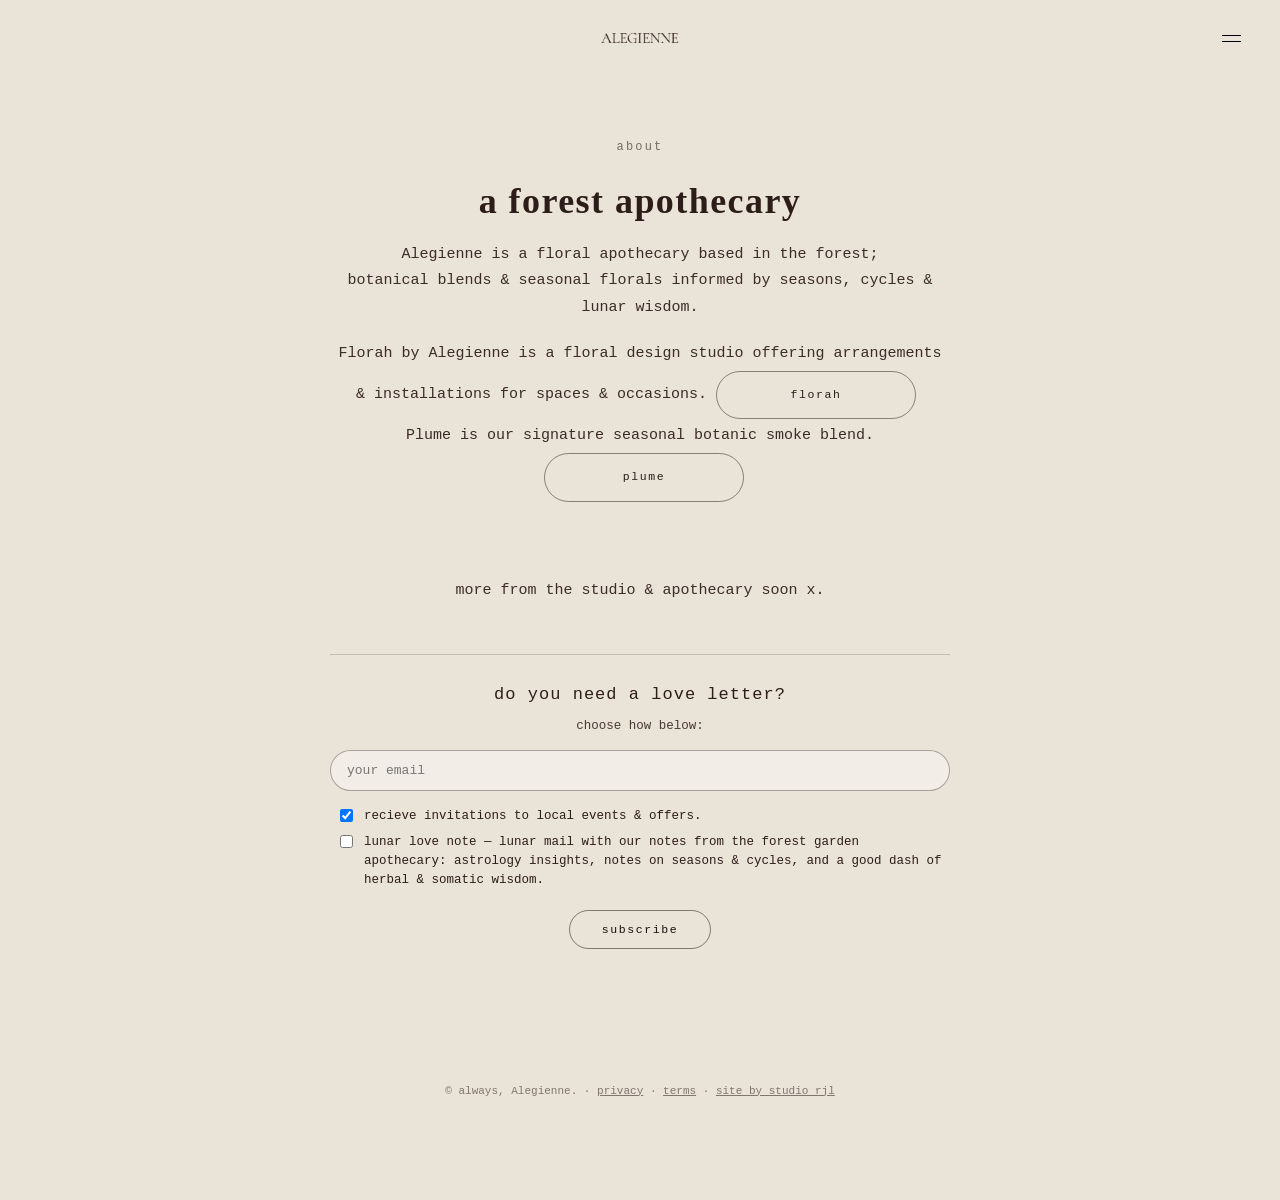
<file: about/index.html>
<!doctype html>
<html lang="en-AU">
<head>
  <meta charset="utf-8">
  <link rel="icon" href="/favicon.ico" sizes="any">
  <link rel="icon" type="image/png" sizes="96x96" href="/favicon-96x96.png">
  <link rel="icon" type="image/png" sizes="192x192" href="/favicon-192x192.png">
  <link rel="apple-touch-icon" sizes="180x180" href="/apple-touch-icon.png">
  <meta name="viewport" content="width=device-width, initial-scale=1">
  <title>about — Alegienne</title>
  <meta name="robots" content="index, follow, max-image-preview:large, noai, noimageai">
  <meta name="description" content="Alegienne is a forest apothecary & floral design studio. offering botanical blends, seasonal florals, garden and lunar wisdom, made by hand with love.">
  <meta property="og:title" content="about — Alegienne">
  <meta property="og:description" content="a forest apothecary — botanical blends, seasonal florals and lunar wisdom, made by hand with love.">
  <meta property="og:type" content="website">
  <link rel="canonical" href="https://www.alegienne.com.au/about">
<link rel="stylesheet" href="/nav-assets/page-shared.css">
  <link rel="stylesheet" href="/nav-assets/nav-shared.css">

  <!-- alegienne cursor: a little dark maroon circle, in the manner of studio rjl -->
  <style>
    * { cursor: none !important; }
    .alegienne-cursor {
      position: fixed; top: 0; left: 0; z-index: 10000;
      width: 13px; height: 13px; border-radius: 50%;
      background: #300505; opacity: 0; pointer-events: none;
      transform: translate(-50%, -50%);
      will-change: left, top, transform;
      transition: background 0.18s ease, opacity 0.18s ease, transform 0.18s ease;
    }
    .alegienne-cursor.visible { opacity: 1; }
    .alegienne-cursor.link-hover { background: #b8904e; transform: translate(-50%, -50%) scale(1.18); }
    .alegienne-cursor.on-dark { background: #f8f4ef; }
    .alegienne-cursor.on-dark.link-hover { background: #d6a9a0; }
  </style>
</head>
<body>
  <header class="aleg-header">
    <a href="/" aria-label="Alegienne home">
      <img class="aleg-wordmark" src="/nav-assets/alegienne-wordmark-dark.png" alt="Alegienne">
    </a>
    <button type="button" class="aleg-menu-btn" data-aleg-menu-open aria-expanded="false" aria-label="Open menu">
      <span></span><span></span>
    </button>
  </header>

  <div class="aleg-panel" data-aleg-panel aria-hidden="true">
    <button type="button" class="aleg-panel-close" data-aleg-menu-close aria-label="Close menu">
      <span></span><span></span>
    </button>
    <nav class="aleg-panel-nav" aria-label="Alegienne menu">
      <a href="/about/" aria-current="page" class="aleg-current">about</a>
      <a href="/apothecary/">apothecary</a>
      <a href="/florah">florah &middot; floral design studio</a>
    </nav>
  </div>

  <main class="page-shell" aria-label="About Alegienne">
    <div class="page-inner">
      <p class="page-eyebrow">about</p>
      <h1 class="page-title">a forest apothecary</h1>
      <p class="page-verse">Alegienne is a floral apothecary based in the forest;<br>botanical blends & seasonal florals informed by seasons, cycles & lunar wisdom.<br></p>
      <p class="page-verse">Florah by Alegienne is a floral design studio offering arrangements & installations for spaces & occasions. <a class="page-link" href="/florah" style="margin: 4px 8px 4px 0; display: inline-flex;">florah</a>
        Plume is our signature seasonal botanic smoke blend. <a class="page-link" href="/plume" style="margin: 4px 0 4px 8px; display: inline-flex;">plume</a></p>
      <p class="page-verse"><br><br>more from the studio & apothecary soon x.</p>

      <form class="subscribe" data-subscribe-form aria-label="Subscribe to Alegienne">
        <p class="subscribe-title">do you need a love letter?</p>
        <p class="subscribe-copy">choose how below:</p>
        <input class="subscribe-field" type="email" name="email" placeholder="your email" required autocomplete="email">
        <div class="subscribe-checks">
          <label><input type="checkbox" name="events" checked> recieve invitations to local events & offers.</label>
          <label><input type="checkbox" name="moon"> lunar love note — lunar mail with our notes from the forest garden apothecary: astrology insights, notes on seasons & cycles, and a good dash of herbal & somatic wisdom.</label>
        </div>
        <button class="subscribe-submit" type="submit" data-subscribe-submit>subscribe</button>
        <p class="subscribe-status" data-subscribe-status role="status" aria-live="polite"></p>
      </form>

      <p class="footer-credit">&copy; always, Alegienne. &middot; <a href="/privacy">privacy</a> &middot; <a href="/terms">terms</a> &middot; <a href="https://studiorjl.com" rel="noopener">site by studio rjl</a></p>
    </div>
  </main>
  <script src="/nav-assets/nav-shared.js" defer></script>
  <script src="/nav-assets/subscribe.js" defer></script>

  <div class="alegienne-cursor" aria-hidden="true"></div>
  <script>
    (function () {
      var cursor = document.querySelector(".alegienne-cursor");
      if (!cursor) return;

      // no right-click anywhere on alegienne
      document.addEventListener("contextmenu", function (event) { event.preventDefault(); });

      document.addEventListener("mousemove", function (event) {
        cursor.style.left = event.clientX + "px";
        cursor.style.top = event.clientY + "px";
        cursor.classList.add("visible");
      });
      document.addEventListener("mouseleave", function () { cursor.classList.remove("visible"); });

      document.addEventListener("mouseover", function (event) {
        var target = event.target;
        var hoverables = 'a, button, [role="button"], input, textarea, select, label, summary';
        cursor.classList.toggle("link-hover", !!(target.closest && target.closest(hoverables)));
        var node = target, dark = false, steps = 0;
        while (node && steps < 8) {
          var bg = window.getComputedStyle(node).backgroundColor;
          if (bg && bg !== "rgba(0, 0, 0, 0)" && bg !== "transparent") {
            var m = bg.match(/\d+/g);
            if (m) {
              var lum = (0.299 * +m[0]) + (0.587 * +m[1]) + (0.114 * +m[2]);
              dark = lum < 96;
            }
            break;
          }
          node = node.parentElement; steps++;
        }
        cursor.classList.toggle("on-dark", dark);
      });
    })();
  </script>
</body>
</html>
</file>
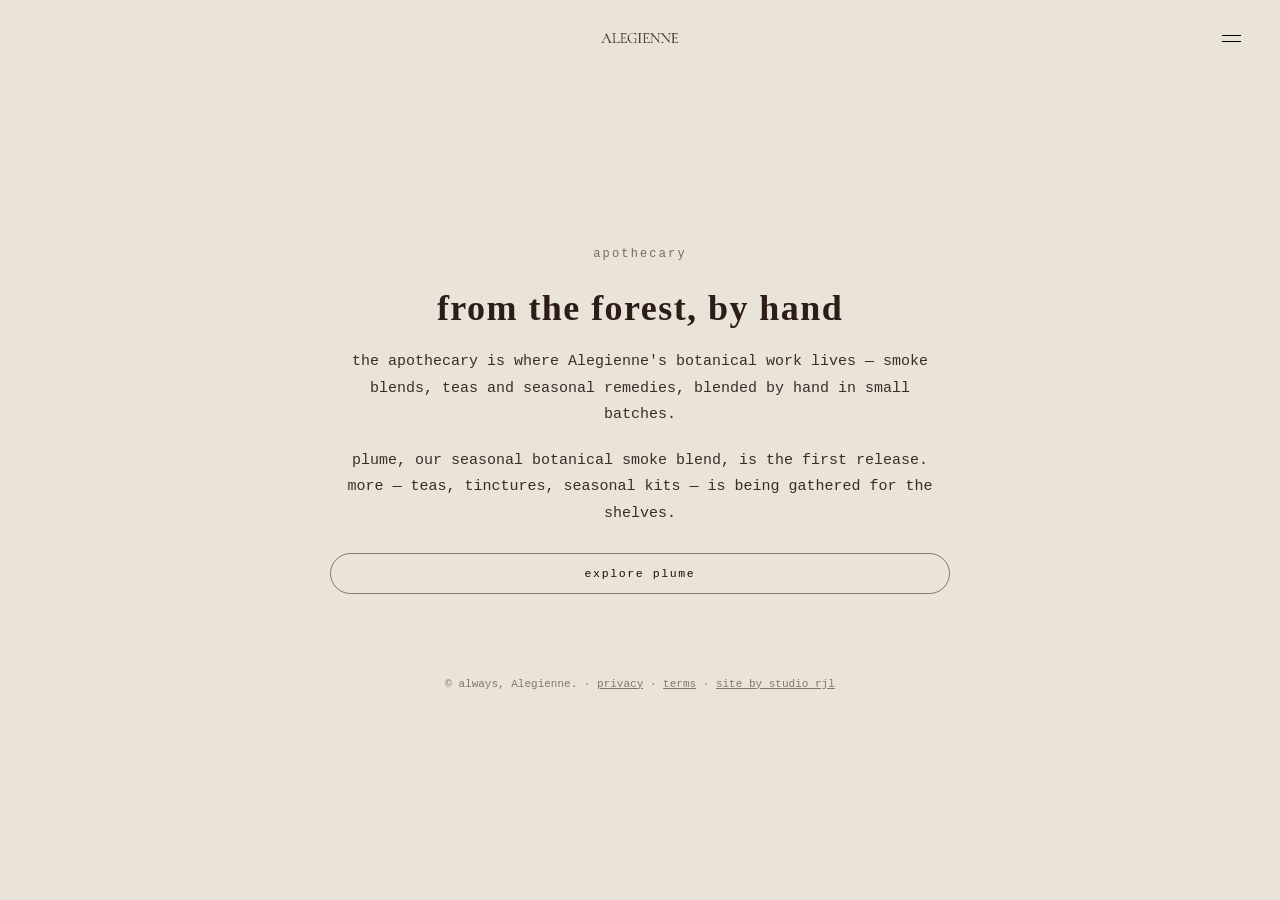
<file: apothecary/index.html>
<!doctype html>
<html lang="en-AU">
<head>
  <meta charset="utf-8">
  <link rel="icon" href="/favicon.ico" sizes="any">
  <link rel="icon" type="image/png" sizes="96x96" href="/favicon-96x96.png">
  <link rel="icon" type="image/png" sizes="192x192" href="/favicon-192x192.png">
  <link rel="apple-touch-icon" sizes="180x180" href="/apple-touch-icon.png">
  <meta name="viewport" content="width=device-width, initial-scale=1">
  <title>apothecary — Alegienne</title>
  <meta name="robots" content="index, follow, max-image-preview:large, noai, noimageai">
  <meta name="description" content="the Alegienne apothecary — botanical smoke blends, teas and seasonal remedies, hand blended from the forest.">
  <meta property="og:title" content="apothecary — Alegienne">
  <meta property="og:description" content="botanical smoke blends, teas and seasonal remedies, hand blended from the forest.">
  <meta property="og:type" content="website">
  <link rel="canonical" href="https://www.alegienne.com.au/apothecary">
<link rel="stylesheet" href="/nav-assets/page-shared.css">
  <link rel="stylesheet" href="/nav-assets/nav-shared.css">

  <!-- alegienne cursor: a little dark maroon circle, in the manner of studio rjl -->
  <style>
    * { cursor: none !important; }
    .alegienne-cursor {
      position: fixed; top: 0; left: 0; z-index: 10000;
      width: 13px; height: 13px; border-radius: 50%;
      background: #300505; opacity: 0; pointer-events: none;
      transform: translate(-50%, -50%);
      will-change: left, top, transform;
      transition: background 0.18s ease, opacity 0.18s ease, transform 0.18s ease;
    }
    .alegienne-cursor.visible { opacity: 1; }
    .alegienne-cursor.link-hover { background: #b8904e; transform: translate(-50%, -50%) scale(1.18); }
    .alegienne-cursor.on-dark { background: #f8f4ef; }
    .alegienne-cursor.on-dark.link-hover { background: #d6a9a0; }
  </style>
</head>
<body>
  <header class="aleg-header">
    <a href="/" aria-label="Alegienne home">
      <img class="aleg-wordmark" src="/nav-assets/alegienne-wordmark-dark.png" alt="Alegienne">
    </a>
    <button type="button" class="aleg-menu-btn" data-aleg-menu-open aria-expanded="false" aria-label="Open menu">
      <span></span><span></span>
    </button>
  </header>

  <div class="aleg-panel" data-aleg-panel aria-hidden="true">
    <button type="button" class="aleg-panel-close" data-aleg-menu-close aria-label="Close menu">
      <span></span><span></span>
    </button>
    <nav class="aleg-panel-nav" aria-label="Alegienne menu">
      <a href="/about/">about</a>
      <a href="/apothecary/" aria-current="page" class="aleg-current">apothecary</a>
      <a href="/florah">florah &middot; floral design studio</a>
    </nav>
  </div>

  <main class="page-shell" aria-label="The Alegienne apothecary">
    <div class="page-inner">
      <p class="page-eyebrow">apothecary</p>
      <h1 class="page-title">from the forest, by hand</h1>
      <p class="page-verse">the apothecary is where Alegienne's botanical work lives — smoke blends, teas and seasonal remedies, blended by hand in small batches.</p>
      <p class="page-verse">plume, our seasonal botanical smoke blend, is the first release. more — teas, tinctures, seasonal kits — is being gathered for the shelves.</p>
      <a class="page-link" href="/plume">explore plume</a>

      <p class="footer-credit">&copy; always, Alegienne. &middot; <a href="/privacy">privacy</a> &middot; <a href="/terms">terms</a> &middot; <a href="https://studiorjl.com" rel="noopener">site by studio rjl</a></p>
    </div>
  </main>
  <script src="/nav-assets/nav-shared.js" defer></script>

  <div class="alegienne-cursor" aria-hidden="true"></div>
  <script>
    (function () {
      var cursor = document.querySelector(".alegienne-cursor");
      if (!cursor) return;

      // no right-click anywhere on alegienne
      document.addEventListener("contextmenu", function (event) { event.preventDefault(); });

      document.addEventListener("mousemove", function (event) {
        cursor.style.left = event.clientX + "px";
        cursor.style.top = event.clientY + "px";
        cursor.classList.add("visible");
      });
      document.addEventListener("mouseleave", function () { cursor.classList.remove("visible"); });

      document.addEventListener("mouseover", function (event) {
        var target = event.target;
        var hoverables = 'a, button, [role="button"], input, textarea, select, label, summary';
        cursor.classList.toggle("link-hover", !!(target.closest && target.closest(hoverables)));
        var node = target, dark = false, steps = 0;
        while (node && steps < 8) {
          var bg = window.getComputedStyle(node).backgroundColor;
          if (bg && bg !== "rgba(0, 0, 0, 0)" && bg !== "transparent") {
            var m = bg.match(/\d+/g);
            if (m) {
              var lum = (0.299 * +m[0]) + (0.587 * +m[1]) + (0.114 * +m[2]);
              dark = lum < 96;
            }
            break;
          }
          node = node.parentElement; steps++;
        }
        cursor.classList.toggle("on-dark", dark);
      });
    })();
  </script>
</body>
</html>
</file>
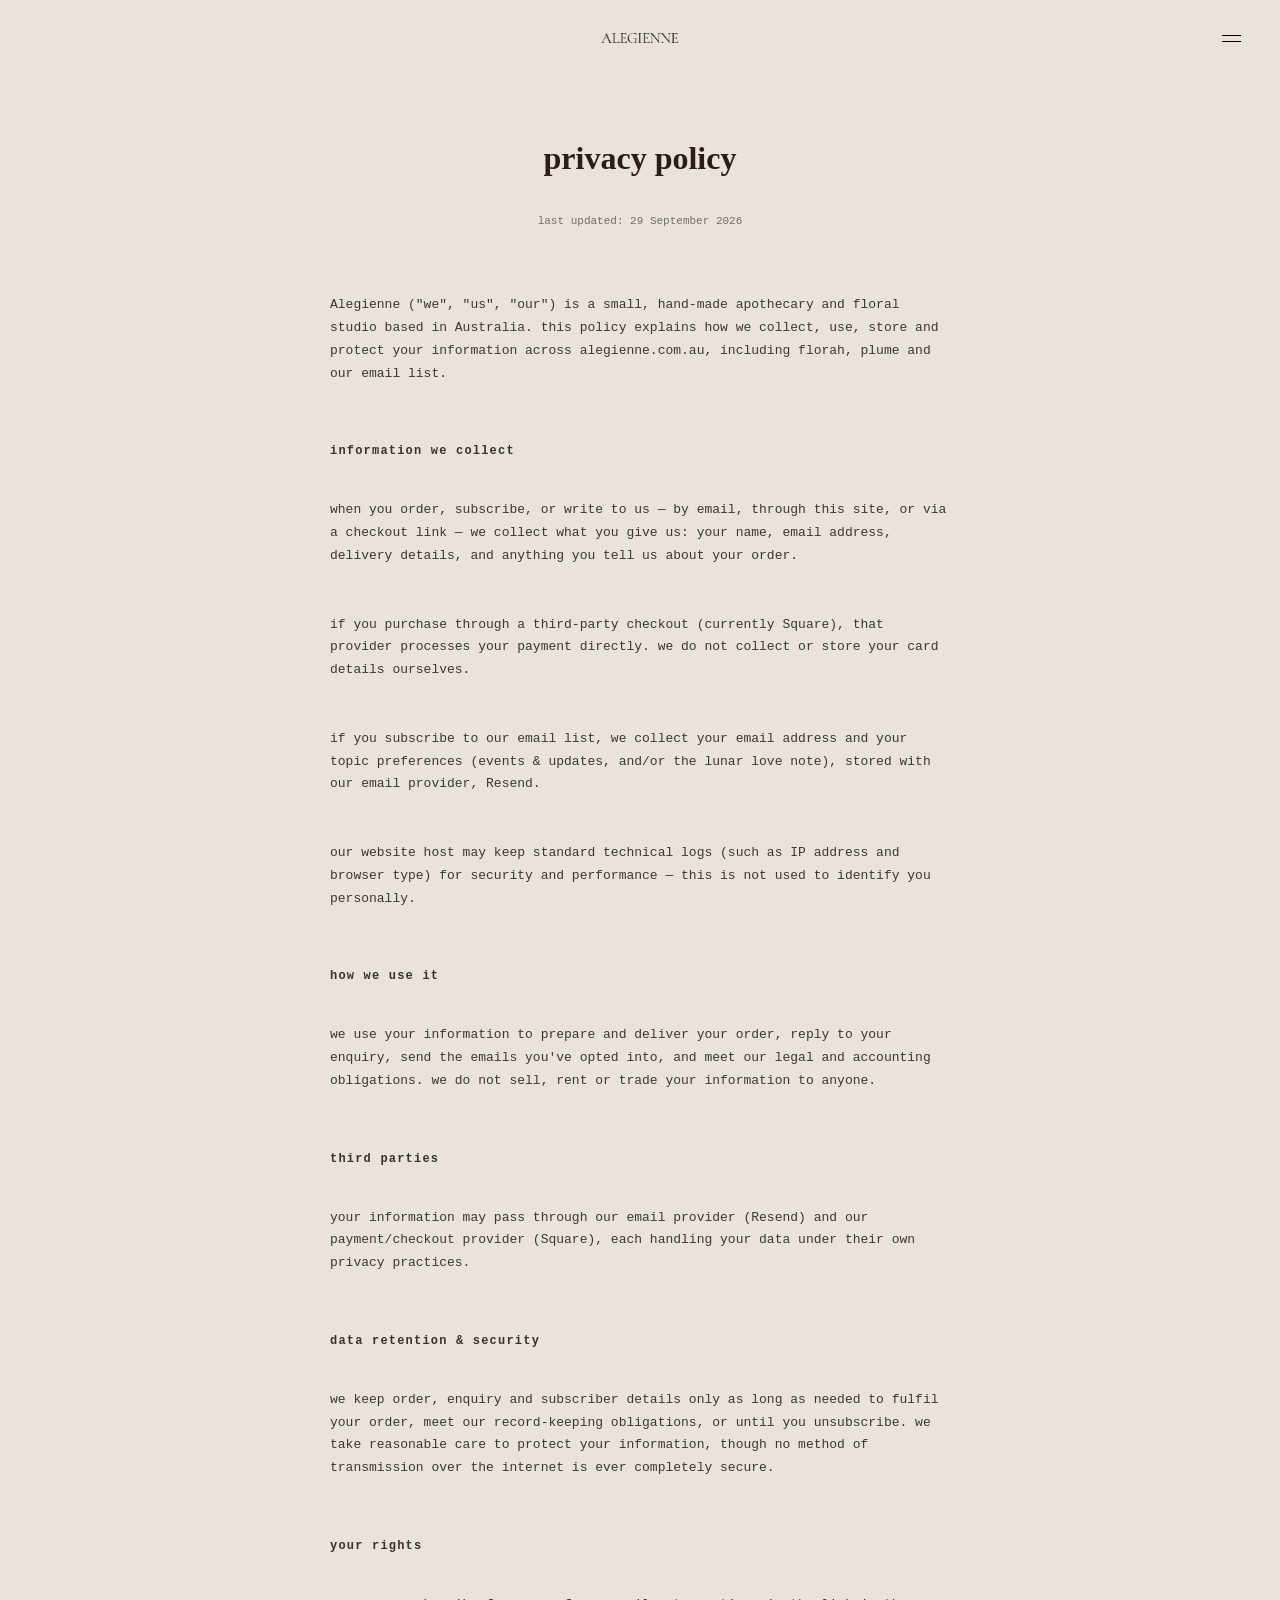
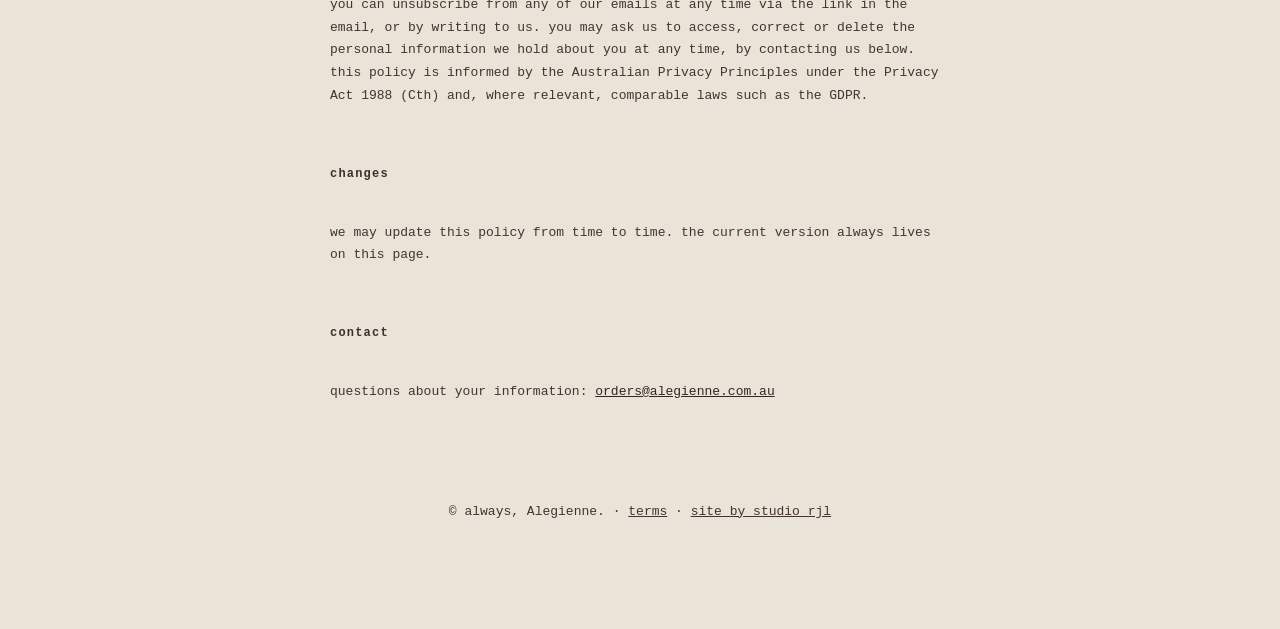
<file: privacy/index.html>
<!doctype html>
<html lang="en-AU">
<head>
  <meta charset="utf-8">
  <link rel="icon" href="/favicon.ico" sizes="any">
  <link rel="icon" type="image/png" sizes="96x96" href="/favicon-96x96.png">
  <link rel="icon" type="image/png" sizes="192x192" href="/favicon-192x192.png">
  <link rel="apple-touch-icon" sizes="180x180" href="/apple-touch-icon.png">
  <meta name="viewport" content="width=device-width, initial-scale=1">
  <title>privacy policy — Alegienne</title>
  <meta name="robots" content="index, follow, noai, noimageai">
  <meta name="description" content="Alegienne's privacy policy — how we collect, use and protect your information.">
  <link rel="canonical" href="https://www.alegienne.com.au/privacy">
<link rel="stylesheet" href="/nav-assets/page-shared.css">
  <link rel="stylesheet" href="/nav-assets/nav-shared.css">

  <!-- alegienne cursor: a little dark maroon circle, in the manner of studio rjl -->
  <style>
    * { cursor: none !important; }
    .alegienne-cursor {
      position: fixed; top: 0; left: 0; z-index: 10000;
      width: 13px; height: 13px; border-radius: 50%;
      background: #300505; opacity: 0; pointer-events: none;
      transform: translate(-50%, -50%);
      will-change: left, top, transform;
      transition: background 0.18s ease, opacity 0.18s ease, transform 0.18s ease;
    }
    .alegienne-cursor.visible { opacity: 1; }
    .alegienne-cursor.link-hover { background: #b8904e; transform: translate(-50%, -50%) scale(1.18); }
    .alegienne-cursor.on-dark { background: #f8f4ef; }
    .alegienne-cursor.on-dark.link-hover { background: #d6a9a0; }
  </style>
</head>
<body>
  <header class="aleg-header">
    <a href="/" aria-label="Alegienne home">
      <img class="aleg-wordmark" src="/nav-assets/alegienne-wordmark-dark.png" alt="Alegienne">
    </a>
    <button type="button" class="aleg-menu-btn" data-aleg-menu-open aria-expanded="false" aria-label="Open menu">
      <span></span><span></span>
    </button>
  </header>

  <div class="aleg-panel" data-aleg-panel aria-hidden="true">
    <button type="button" class="aleg-panel-close" data-aleg-menu-close aria-label="Close menu">
      <span></span><span></span>
    </button>
    <nav class="aleg-panel-nav" aria-label="Alegienne menu">
      <a href="/about/">about</a>
      <a href="/apothecary/">apothecary</a>
      <a href="/florah">florah &middot; floral design studio</a>
    </nav>
  </div>

  <main class="page-shell" aria-label="Alegienne privacy policy">
    <div class="page-inner legal">
      <h1>privacy policy</h1>
      <p class="updated">last updated: 29 September 2026</p>

      <p>Alegienne ("we", "us", "our") is a small, hand-made apothecary and floral studio based in Australia. this policy explains how we collect, use, store and protect your information across alegienne.com.au, including florah, plume and our email list.</p>

      <h2>information we collect</h2>
      <p>when you order, subscribe, or write to us — by email, through this site, or via a checkout link — we collect what you give us: your name, email address, delivery details, and anything you tell us about your order.</p>
      <p>if you purchase through a third-party checkout (currently Square), that provider processes your payment directly. we do not collect or store your card details ourselves.</p>
      <p>if you subscribe to our email list, we collect your email address and your topic preferences (events &amp; updates, and/or the lunar love note), stored with our email provider, Resend.</p>
      <p>our website host may keep standard technical logs (such as IP address and browser type) for security and performance — this is not used to identify you personally.</p>

      <h2>how we use it</h2>
      <p>we use your information to prepare and deliver your order, reply to your enquiry, send the emails you've opted into, and meet our legal and accounting obligations. we do not sell, rent or trade your information to anyone.</p>

      <h2>third parties</h2>
      <p>your information may pass through our email provider (Resend) and our payment/checkout provider (Square), each handling your data under their own privacy practices.</p>

      <h2>data retention &amp; security</h2>
      <p>we keep order, enquiry and subscriber details only as long as needed to fulfil your order, meet our record-keeping obligations, or until you unsubscribe. we take reasonable care to protect your information, though no method of transmission over the internet is ever completely secure.</p>

      <h2>your rights</h2>
      <p>you can unsubscribe from any of our emails at any time via the link in the email, or by writing to us. you may ask us to access, correct or delete the personal information we hold about you at any time, by contacting us below. this policy is informed by the Australian Privacy Principles under the Privacy Act 1988 (Cth) and, where relevant, comparable laws such as the GDPR.</p>

      <h2>changes</h2>
      <p>we may update this policy from time to time. the current version always lives on this page.</p>

      <h2>contact</h2>
      <p>questions about your information: <a href="mailto:orders@alegienne.com.au">orders@alegienne.com.au</a></p>

      <p class="footer-credit">&copy; always, Alegienne. &middot; <a href="/terms">terms</a> &middot; <a href="https://studiorjl.com" rel="noopener">site by studio rjl</a></p>
    </div>
  </main>
  <script src="/nav-assets/nav-shared.js" defer></script>

  <div class="alegienne-cursor" aria-hidden="true"></div>
  <script>
    (function () {
      var cursor = document.querySelector(".alegienne-cursor");
      if (!cursor) return;

      // no right-click anywhere on alegienne
      document.addEventListener("contextmenu", function (event) { event.preventDefault(); });

      document.addEventListener("mousemove", function (event) {
        cursor.style.left = event.clientX + "px";
        cursor.style.top = event.clientY + "px";
        cursor.classList.add("visible");
      });
      document.addEventListener("mouseleave", function () { cursor.classList.remove("visible"); });

      document.addEventListener("mouseover", function (event) {
        var target = event.target;
        var hoverables = 'a, button, [role="button"], input, textarea, select, label, summary';
        cursor.classList.toggle("link-hover", !!(target.closest && target.closest(hoverables)));
        var node = target, dark = false, steps = 0;
        while (node && steps < 8) {
          var bg = window.getComputedStyle(node).backgroundColor;
          if (bg && bg !== "rgba(0, 0, 0, 0)" && bg !== "transparent") {
            var m = bg.match(/\d+/g);
            if (m) {
              var lum = (0.299 * +m[0]) + (0.587 * +m[1]) + (0.114 * +m[2]);
              dark = lum < 96;
            }
            break;
          }
          node = node.parentElement; steps++;
        }
        cursor.classList.toggle("on-dark", dark);
      });
    })();
  </script>
</body>
</html>
</file>
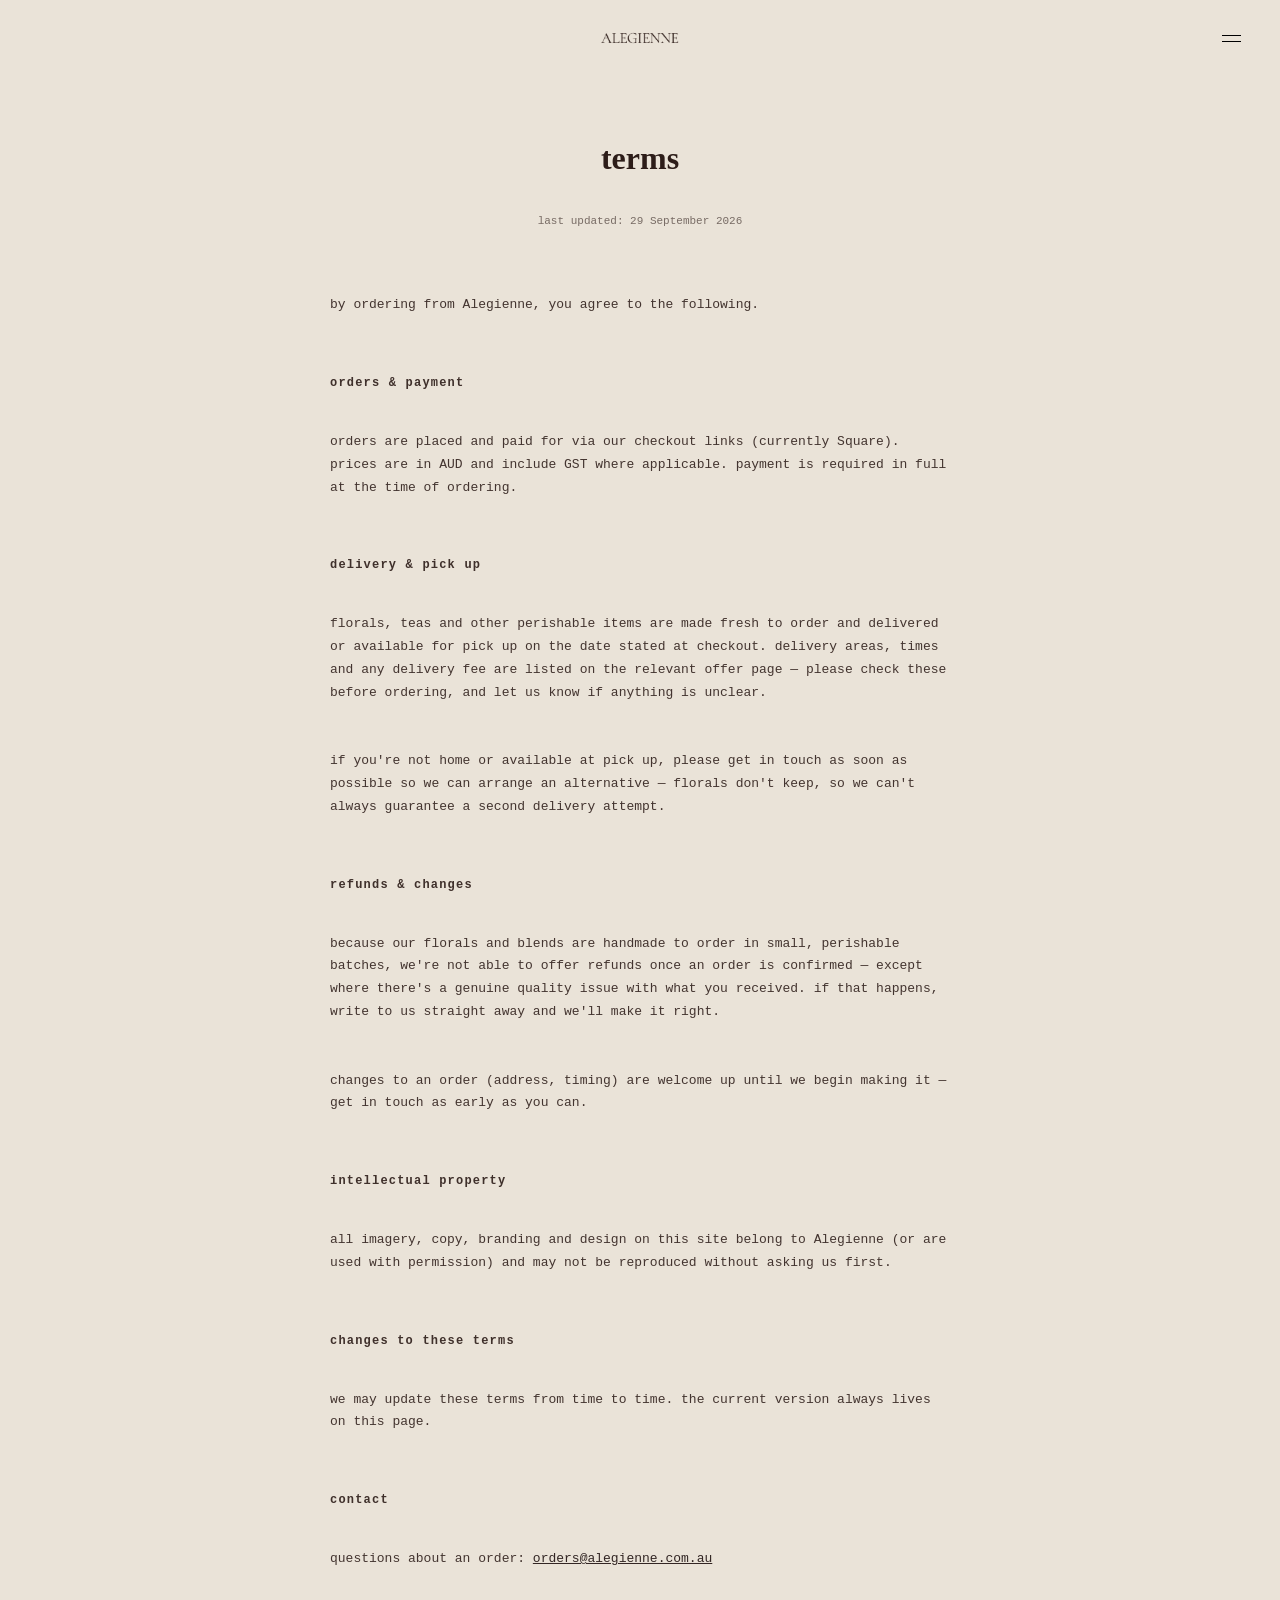
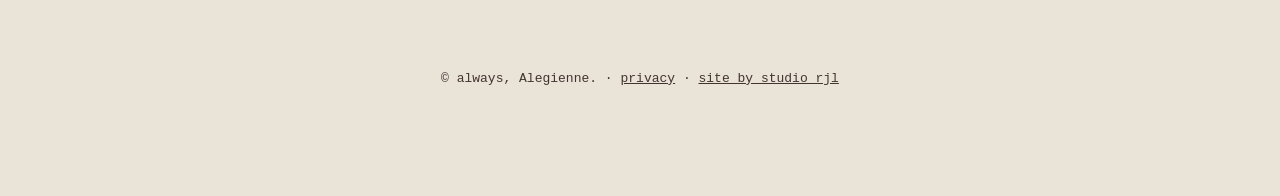
<file: terms/index.html>
<!doctype html>
<html lang="en-AU">
<head>
  <meta charset="utf-8">
  <link rel="icon" href="/favicon.ico" sizes="any">
  <link rel="icon" type="image/png" sizes="96x96" href="/favicon-96x96.png">
  <link rel="icon" type="image/png" sizes="192x192" href="/favicon-192x192.png">
  <link rel="apple-touch-icon" sizes="180x180" href="/apple-touch-icon.png">
  <meta name="viewport" content="width=device-width, initial-scale=1">
  <title>terms — Alegienne</title>
  <meta name="robots" content="index, follow, noai, noimageai">
  <meta name="description" content="Alegienne's terms — orders, delivery & pick-up, and how we work.">
  <link rel="canonical" href="https://www.alegienne.com.au/terms">
<link rel="stylesheet" href="/nav-assets/page-shared.css">
  <link rel="stylesheet" href="/nav-assets/nav-shared.css">

  <!-- alegienne cursor: a little dark maroon circle, in the manner of studio rjl -->
  <style>
    * { cursor: none !important; }
    .alegienne-cursor {
      position: fixed; top: 0; left: 0; z-index: 10000;
      width: 13px; height: 13px; border-radius: 50%;
      background: #300505; opacity: 0; pointer-events: none;
      transform: translate(-50%, -50%);
      will-change: left, top, transform;
      transition: background 0.18s ease, opacity 0.18s ease, transform 0.18s ease;
    }
    .alegienne-cursor.visible { opacity: 1; }
    .alegienne-cursor.link-hover { background: #b8904e; transform: translate(-50%, -50%) scale(1.18); }
    .alegienne-cursor.on-dark { background: #f8f4ef; }
    .alegienne-cursor.on-dark.link-hover { background: #d6a9a0; }
  </style>
</head>
<body>
  <header class="aleg-header">
    <a href="/" aria-label="Alegienne home">
      <img class="aleg-wordmark" src="/nav-assets/alegienne-wordmark-dark.png" alt="Alegienne">
    </a>
    <button type="button" class="aleg-menu-btn" data-aleg-menu-open aria-expanded="false" aria-label="Open menu">
      <span></span><span></span>
    </button>
  </header>

  <div class="aleg-panel" data-aleg-panel aria-hidden="true">
    <button type="button" class="aleg-panel-close" data-aleg-menu-close aria-label="Close menu">
      <span></span><span></span>
    </button>
    <nav class="aleg-panel-nav" aria-label="Alegienne menu">
      <a href="/about/">about</a>
      <a href="/apothecary/">apothecary</a>
      <a href="/florah">florah &middot; floral design studio</a>
    </nav>
  </div>

  <main class="page-shell" aria-label="Alegienne terms">
    <div class="page-inner legal">
      <h1>terms</h1>
      <p class="updated">last updated: 29 September 2026</p>

      <p>by ordering from Alegienne, you agree to the following.</p>

      <h2>orders &amp; payment</h2>
      <p>orders are placed and paid for via our checkout links (currently Square). prices are in AUD and include GST where applicable. payment is required in full at the time of ordering.</p>

      <h2>delivery &amp; pick up</h2>
      <p>florals, teas and other perishable items are made fresh to order and delivered or available for pick up on the date stated at checkout. delivery areas, times and any delivery fee are listed on the relevant offer page — please check these before ordering, and let us know if anything is unclear.</p>
      <p>if you're not home or available at pick up, please get in touch as soon as possible so we can arrange an alternative — florals don't keep, so we can't always guarantee a second delivery attempt.</p>

      <h2>refunds &amp; changes</h2>
      <p>because our florals and blends are handmade to order in small, perishable batches, we're not able to offer refunds once an order is confirmed — except where there's a genuine quality issue with what you received. if that happens, write to us straight away and we'll make it right.</p>
      <p>changes to an order (address, timing) are welcome up until we begin making it — get in touch as early as you can.</p>

      <h2>intellectual property</h2>
      <p>all imagery, copy, branding and design on this site belong to Alegienne (or are used with permission) and may not be reproduced without asking us first.</p>

      <h2>changes to these terms</h2>
      <p>we may update these terms from time to time. the current version always lives on this page.</p>

      <h2>contact</h2>
      <p>questions about an order: <a href="mailto:orders@alegienne.com.au">orders@alegienne.com.au</a></p>

      <p class="footer-credit">&copy; always, Alegienne. &middot; <a href="/privacy">privacy</a> &middot; <a href="https://studiorjl.com" rel="noopener">site by studio rjl</a></p>
    </div>
  </main>
  <script src="/nav-assets/nav-shared.js" defer></script>

  <div class="alegienne-cursor" aria-hidden="true"></div>
  <script>
    (function () {
      var cursor = document.querySelector(".alegienne-cursor");
      if (!cursor) return;

      // no right-click anywhere on alegienne
      document.addEventListener("contextmenu", function (event) { event.preventDefault(); });

      document.addEventListener("mousemove", function (event) {
        cursor.style.left = event.clientX + "px";
        cursor.style.top = event.clientY + "px";
        cursor.classList.add("visible");
      });
      document.addEventListener("mouseleave", function () { cursor.classList.remove("visible"); });

      document.addEventListener("mouseover", function (event) {
        var target = event.target;
        var hoverables = 'a, button, [role="button"], input, textarea, select, label, summary';
        cursor.classList.toggle("link-hover", !!(target.closest && target.closest(hoverables)));
        var node = target, dark = false, steps = 0;
        while (node && steps < 8) {
          var bg = window.getComputedStyle(node).backgroundColor;
          if (bg && bg !== "rgba(0, 0, 0, 0)" && bg !== "transparent") {
            var m = bg.match(/\d+/g);
            if (m) {
              var lum = (0.299 * +m[0]) + (0.587 * +m[1]) + (0.114 * +m[2]);
              dark = lum < 96;
            }
            break;
          }
          node = node.parentElement; steps++;
        }
        cursor.classList.toggle("on-dark", dark);
      });
    })();
  </script>
</body>
</html>
</file>
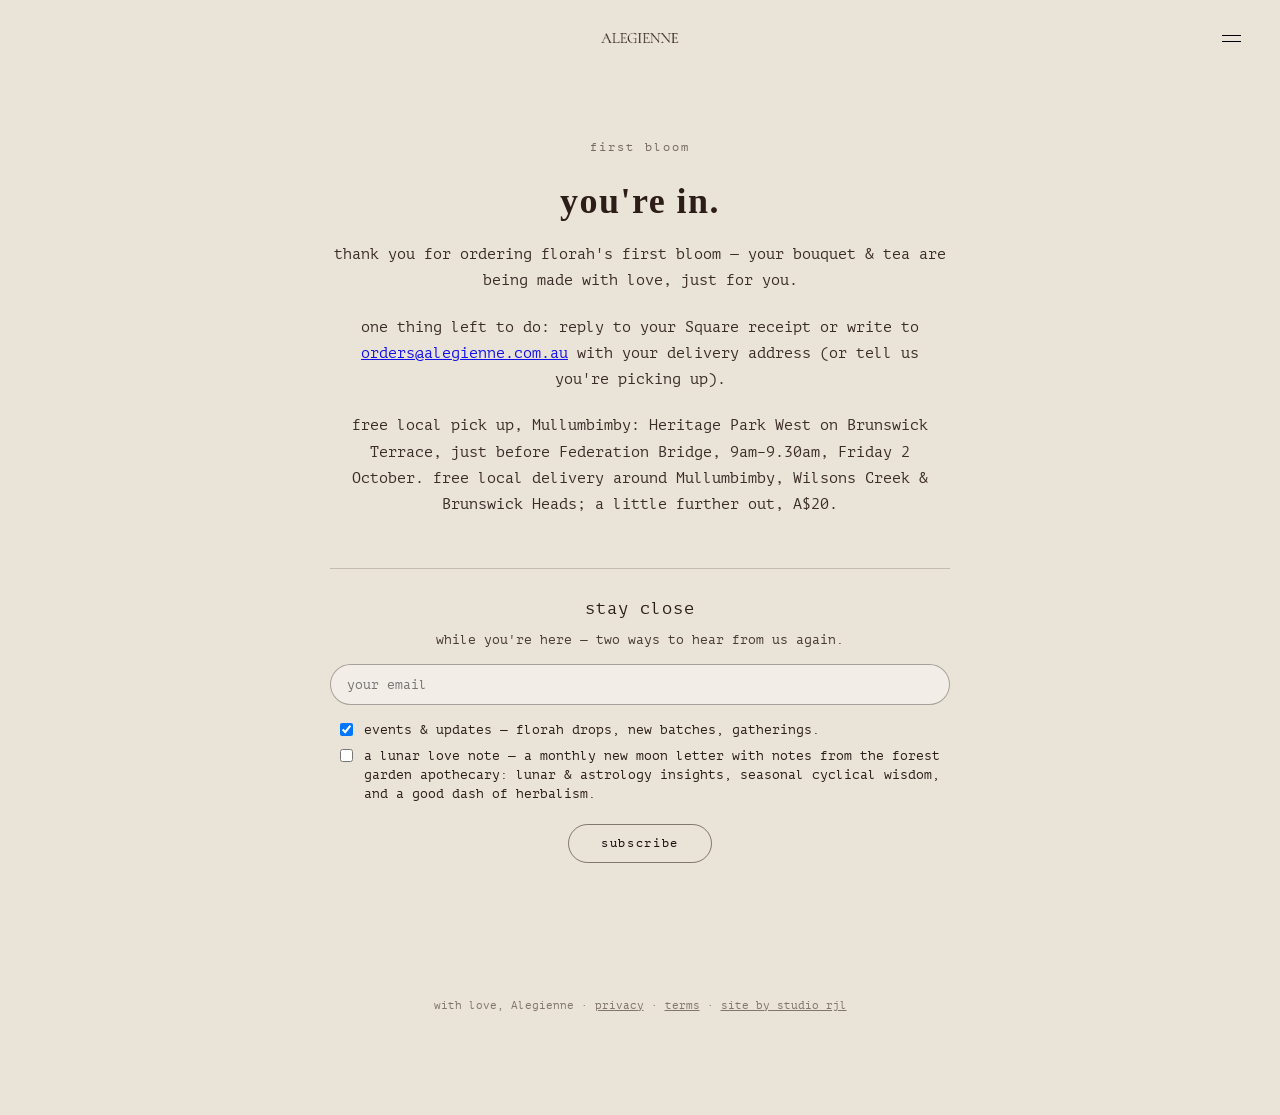
<file: florah-first-bloom-confirmation.html>
<!doctype html>
<html lang="en-AU">
<head>
  <meta charset="utf-8">
  <link rel="icon" href="/favicon.ico" sizes="any">
  <link rel="icon" type="image/png" sizes="96x96" href="/favicon-96x96.png">
  <link rel="icon" type="image/png" sizes="192x192" href="/favicon-192x192.png">
  <link rel="apple-touch-icon" sizes="180x180" href="/apple-touch-icon.png">
  <meta name="viewport" content="width=device-width, initial-scale=1">
  <title>you're in — florah first bloom | Alegienne</title>
  <meta name="robots" content="noindex, follow, noai, noimageai">
  <meta name="description" content="thank you for ordering florah's first bloom — here's what happens next.">
  <link rel="canonical" href="https://www.alegienne.com.au/florah-first-bloom-confirmation">
<link rel="stylesheet" href="/nav-assets/page-shared.css">
  <link rel="stylesheet" href="/nav-assets/nav-shared.css">

  <!-- alegienne cursor: a little dark maroon circle, in the manner of studio rjl -->
  <style>
    /* florah pages speak PT Mono in place of Courier New */
    @font-face {
      font-family: "PT Mono";
      font-style: normal;
      font-weight: 400;
      font-display: swap;
      src: url("/florah/assets/fonts/pt-mono-latin.woff2") format("woff2");
    }
    body { font-family: "PT Mono", "Courier New", monospace; }
    * { cursor: none !important; }
    .alegienne-cursor {
      position: fixed; top: 0; left: 0; z-index: 10000;
      width: 13px; height: 13px; border-radius: 50%;
      background: #300505; opacity: 0; pointer-events: none;
      transform: translate(-50%, -50%);
      will-change: left, top, transform;
      transition: background 0.18s ease, opacity 0.18s ease, transform 0.18s ease;
    }
    .alegienne-cursor.visible { opacity: 1; }
    .alegienne-cursor.link-hover { background: #b8904e; transform: translate(-50%, -50%) scale(1.18); }
    .alegienne-cursor.on-dark { background: #f8f4ef; }
    .alegienne-cursor.on-dark.link-hover { background: #d6a9a0; }
  </style>
</head>
<body>
  <header class="aleg-header">
    <a href="/" aria-label="Alegienne home">
      <img class="aleg-wordmark" src="/nav-assets/alegienne-wordmark-dark.png" alt="Alegienne">
    </a>
    <button type="button" class="aleg-menu-btn" data-aleg-menu-open aria-expanded="false" aria-label="Open menu">
      <span></span><span></span>
    </button>
  </header>

  <div class="aleg-panel" data-aleg-panel aria-hidden="true">
    <button type="button" class="aleg-panel-close" data-aleg-menu-close aria-label="Close menu">
      <span></span><span></span>
    </button>
    <nav class="aleg-panel-nav" aria-label="Alegienne menu">
      <a href="/about/">about</a>
      <a href="/apothecary/">apothecary</a>
      <a href="/florah" aria-current="page" class="aleg-current">florah &middot; floral design studio</a>
    </nav>
  </div>

  <main class="page-shell" aria-label="Florah first bloom — order confirmed">
    <div class="page-inner">
      <p class="page-eyebrow">first bloom</p>
      <h1 class="page-title">you're in.</h1>
      <p class="page-verse">thank you for ordering florah's first bloom — your bouquet &amp; tea are being made with love, just for you.</p>
      <p class="page-verse">one thing left to do: reply to your Square receipt or write to <a href="mailto:orders@alegienne.com.au">orders@alegienne.com.au</a> with your delivery address (or tell us you're picking up).</p>
      <p class="page-verse">free local pick up, Mullumbimby: Heritage Park West on Brunswick Terrace, just before Federation Bridge, 9am–9.30am, Friday 2 October. free local delivery around Mullumbimby, Wilsons Creek &amp; Brunswick Heads; a little further out, A$20.</p>

      <form class="subscribe" data-subscribe-form aria-label="Subscribe to Alegienne">
        <p class="subscribe-title">stay close</p>
        <p class="subscribe-copy">while you're here — two ways to hear from us again.</p>
        <input class="subscribe-field" type="email" name="email" placeholder="your email" required autocomplete="email">
        <div class="subscribe-checks">
          <label><input type="checkbox" name="events" checked> events &amp; updates — florah drops, new batches, gatherings.</label>
          <label><input type="checkbox" name="moon"> a lunar love note — a monthly new moon letter with notes from the forest garden apothecary: lunar &amp; astrology insights, seasonal cyclical wisdom, and a good dash of herbalism.</label>
        </div>
        <button class="subscribe-submit" type="submit" data-subscribe-submit>subscribe</button>
        <p class="subscribe-status" data-subscribe-status role="status" aria-live="polite"></p>
      </form>

      <p class="footer-credit">with love, Alegienne &middot; <a href="/privacy">privacy</a> &middot; <a href="/terms">terms</a> &middot; <a href="https://studiorjl.com" rel="noopener">site by studio rjl</a></p>
    </div>
  </main>
  <script src="/nav-assets/nav-shared.js" defer></script>
  <script src="/nav-assets/subscribe.js" defer></script>

  <div class="alegienne-cursor" aria-hidden="true"></div>
  <script>
    (function () {
      var cursor = document.querySelector(".alegienne-cursor");
      if (!cursor) return;

      // no right-click anywhere on alegienne
      document.addEventListener("contextmenu", function (event) { event.preventDefault(); });

      document.addEventListener("mousemove", function (event) {
        cursor.style.left = event.clientX + "px";
        cursor.style.top = event.clientY + "px";
        cursor.classList.add("visible");
      });
      document.addEventListener("mouseleave", function () { cursor.classList.remove("visible"); });

      document.addEventListener("mouseover", function (event) {
        var target = event.target;
        var hoverables = 'a, button, [role="button"], input, textarea, select, label, summary';
        cursor.classList.toggle("link-hover", !!(target.closest && target.closest(hoverables)));
        var node = target, dark = false, steps = 0;
        while (node && steps < 8) {
          var bg = window.getComputedStyle(node).backgroundColor;
          if (bg && bg !== "rgba(0, 0, 0, 0)" && bg !== "transparent") {
            var m = bg.match(/\d+/g);
            if (m) {
              var lum = (0.299 * +m[0]) + (0.587 * +m[1]) + (0.114 * +m[2]);
              dark = lum < 96;
            }
            break;
          }
          node = node.parentElement; steps++;
        }
        cursor.classList.toggle("on-dark", dark);
      });
    })();
  </script>
</body>
</html>
</file>
<file: nav-assets/page-shared.css>
/* shared "quiet placeholder" page shell — about, apothecary, legal,
   confirmation. Ivory/dark-plum palette to match florah, the site's
   current front door. */

:root {
  --paper: #1a0d0c;
  --dark-plum: #2d1d19;
  --ivory-blush: #e8c9b7;
  --ivory-paper: #eae3d8;
  --hover-mushroom: #9f9585;
}

* { box-sizing: border-box; }

html, body { min-height: 100%; margin: 0; }

body {
  background: var(--ivory-paper);
  color: var(--dark-plum);
  font-family: "Courier New", "Noto Serif KR", monospace;
  overflow-x: hidden;
}

.page-shell {
  min-height: 100svh;
  display: grid;
  align-content: center;
  justify-items: center;
  padding: clamp(96px, 16vw, 140px) clamp(20px, 6vw, 64px) clamp(56px, 9vw, 92px);
  text-align: center;
}

.page-inner {
  display: grid;
  gap: clamp(14px, 2.8vw, 20px);
  width: min(100%, 620px);
}

.page-eyebrow {
  margin: 0 0 6px;
  font-size: clamp(11px, 2.6vw, 12px);
  letter-spacing: 0.18em;
  opacity: 0.6;
}

.page-title {
  margin: 0;
  font-family: "Cormorant Infant", Georgia, serif;
  font-size: clamp(26px, 5.4vw, 36px);
  letter-spacing: 0.04em;
}

.page-verse {
  margin: 0;
  font-size: clamp(13px, 3.2vw, 15px);
  line-height: 1.75;
  opacity: 0.92;
}

.page-link {
  display: inline-flex;
  align-items: center;
  justify-content: center;
  min-width: 200px;
  margin-top: 6px;
  padding: 13px 28px;
  border: 1px solid rgba(26, 13, 12, 0.5);
  border-radius: 999px;
  color: var(--paper);
  text-decoration: none;
  font-size: 0.72rem;
  letter-spacing: 0.14em;
  transition: background-color 0.3s ease, color 0.3s ease;
}

.page-link:hover, .page-link:focus-visible {
  background: var(--paper);
  color: var(--ivory-blush);
}

/* legal pages */
.legal { text-align: left; }
.legal h1 { text-align: center; font-family: "Cormorant Infant", Georgia, serif; font-size: clamp(24px, 5vw, 32px); margin: 0 0 4px; }
.legal .updated { text-align: center; font-size: 11px; opacity: 0.6; margin-bottom: 30px; }
.legal h2 { font-size: 12px; letter-spacing: 0.1em; margin: 26px 0 8px; opacity: 0.9; text-transform: lowercase; }
.legal p, .legal li { font-size: 13px; line-height: 1.75; opacity: 0.88; }
.legal ul { padding-left: 18px; margin: 6px 0; }
.legal a { color: var(--paper); text-decoration: underline; }

/* subscribe form, embedded in about / confirmation pages */
.subscribe {
  margin-top: clamp(20px, 4vw, 30px);
  padding-top: clamp(20px, 4vw, 30px);
  border-top: 1px solid rgba(26, 13, 12, 0.18);
  display: grid;
  gap: 12px;
  text-align: left;
}

.subscribe-title {
  margin: 0;
  text-align: center;
  font-size: clamp(15px, 3.4vw, 17px);
  letter-spacing: 0.06em;
}

.subscribe-copy {
  margin: 0;
  text-align: center;
  font-size: 12.5px;
  line-height: 1.7;
  opacity: 0.85;
}

.subscribe-field {
  padding: 12px 16px;
  border: 1px solid rgba(26, 13, 12, 0.35);
  border-radius: 999px;
  background: rgba(255, 255, 255, 0.4);
  font-family: inherit;
  font-size: 13px;
  color: var(--dark-plum);
}

.subscribe-field:focus-visible { outline: 1px solid var(--paper); }

.subscribe-checks {
  display: grid;
  gap: 8px;
  font-size: 12.5px;
  line-height: 1.5;
  padding: 4px 6px;
}

.subscribe-checks label {
  display: flex;
  gap: 8px;
  align-items: flex-start;
}

.subscribe-checks input { margin-top: 2px; flex-shrink: 0; }

.subscribe-submit {
  justify-self: center;
  margin-top: 4px;
  padding: 12px 32px;
  border: 1px solid rgba(26, 13, 12, 0.5);
  border-radius: 999px;
  background: transparent;
  color: var(--paper);
  font-family: inherit;
  font-size: 0.72rem;
  letter-spacing: 0.14em;
  cursor: pointer;
  transition: background-color 0.3s ease, color 0.3s ease;
}

.subscribe-submit:hover, .subscribe-submit:focus-visible {
  background: var(--paper);
  color: var(--ivory-blush);
}

.subscribe-status {
  text-align: center;
  font-size: 12px;
  min-height: 16px;
  opacity: 0.85;
}

.footer-credit {
  margin-top: clamp(40px, 8vw, 64px);
  font-size: 11px;
  opacity: 0.55;
  text-align: center;
}

.footer-credit a { color: inherit; }
</file>
<file: nav-assets/nav-shared.css>
/* Alegienne universal site nav — dropped into every page.
   Namespaced under .aleg-nav / .aleg-panel so it never collides
   with a page's own theme classes or variables. */

.aleg-header {
  position: fixed;
  top: 0;
  left: 0;
  right: 0;
  z-index: 40;
  display: flex;
  align-items: center;
  justify-content: center;
  height: clamp(56px, 9vw, 76px);
  padding: 0 clamp(16px, 4vw, 32px);
}

.aleg-wordmark {
  display: block;
  height: clamp(15px, 2.6vw, 20px);
  width: auto;
}

.aleg-menu-btn {
  position: absolute;
  right: clamp(16px, 4vw, 32px);
  top: 50%;
  transform: translateY(-50%);
  display: inline-flex;
  flex-direction: column;
  align-items: center;
  justify-content: center;
  gap: 5px;
  width: 34px;
  height: 34px;
  padding: 0;
  border: 0;
  background: none;
  cursor: pointer;
}

.aleg-menu-btn span {
  display: block;
  width: 19px;
  height: 1px;
  background: currentColor;
  transition: transform 0.3s ease, opacity 0.3s ease;
}

.aleg-menu-btn[aria-expanded="true"] span:first-child {
  transform: translateY(3px) rotate(45deg);
}

.aleg-menu-btn[aria-expanded="true"] span:last-child {
  transform: translateY(-3px) rotate(-45deg);
}

.aleg-panel {
  position: fixed;
  inset: 0;
  z-index: 50;
  display: grid;
  place-items: center;
  background: #1a0d0c;
  opacity: 0;
  visibility: hidden;
  transition: opacity 0.4s ease;
}

.aleg-panel.is-open {
  opacity: 1;
  visibility: visible;
}

.aleg-panel-close {
  position: absolute;
  top: clamp(16px, 4vw, 32px);
  right: clamp(16px, 4vw, 32px);
  display: inline-flex;
  align-items: center;
  justify-content: center;
  width: 34px;
  height: 34px;
  padding: 0;
  border: 0;
  background: none;
  color: #e8c9b7;
  cursor: pointer;
}

.aleg-panel-close span {
  display: block;
  width: 19px;
  height: 1px;
  background: currentColor;
  position: absolute;
}

.aleg-panel-close span:first-child { transform: rotate(45deg); }
.aleg-panel-close span:last-child { transform: rotate(-45deg); }

.aleg-panel-nav {
  display: grid;
  gap: clamp(20px, 4vw, 30px);
  text-align: center;
}

.aleg-panel-nav a {
  color: #e8c9b7;
  text-decoration: none;
  font-family: "Courier New", "Noto Serif KR", monospace;
  font-size: clamp(15px, 3.4vw, 18px);
  letter-spacing: 0.16em;
  text-transform: lowercase;
  opacity: 0.86;
  transition: opacity 0.25s ease;
}

.aleg-panel-nav a:hover,
.aleg-panel-nav a:focus-visible {
  opacity: 1;
}

.aleg-panel-nav .aleg-current {
  opacity: 1;
  text-decoration: underline;
  text-decoration-color: rgba(232, 201, 183, 0.45);
  text-underline-offset: 6px;
}

body.aleg-panel-open {
  overflow: hidden;
}
</file>
